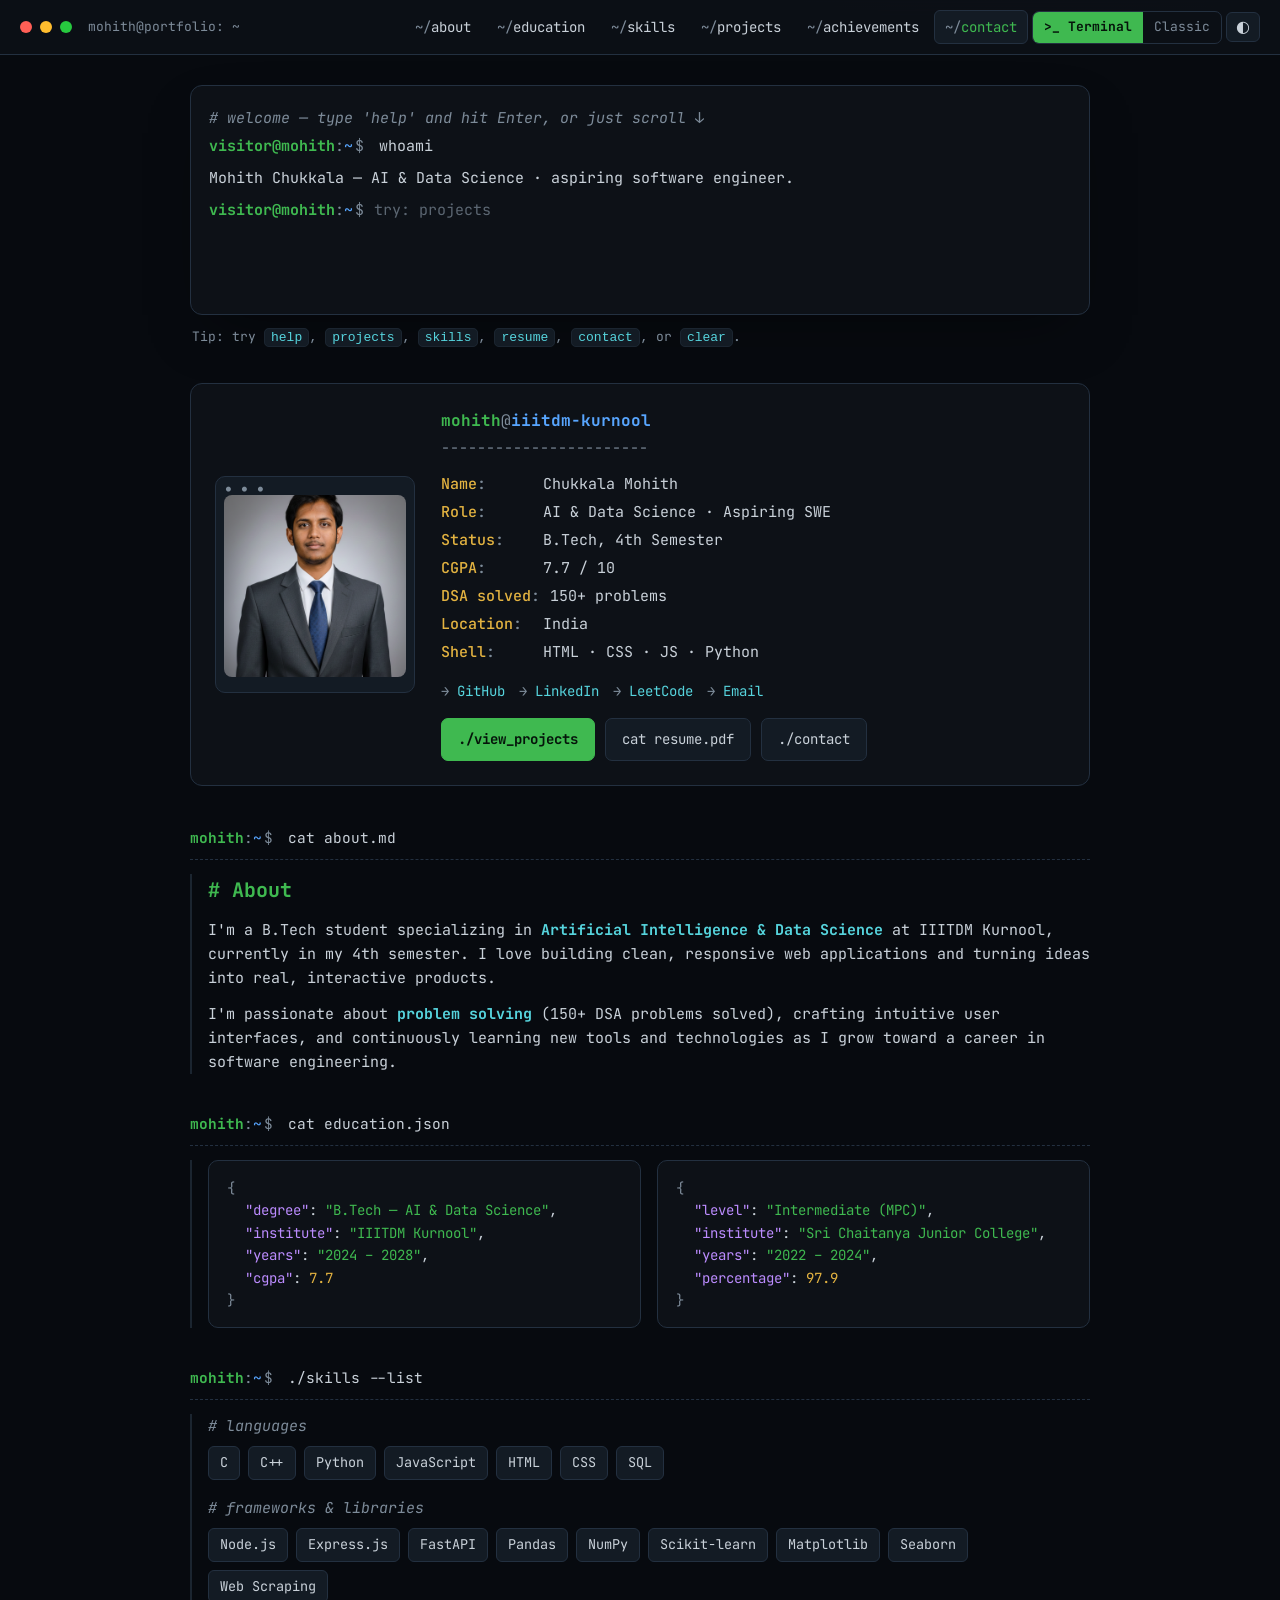
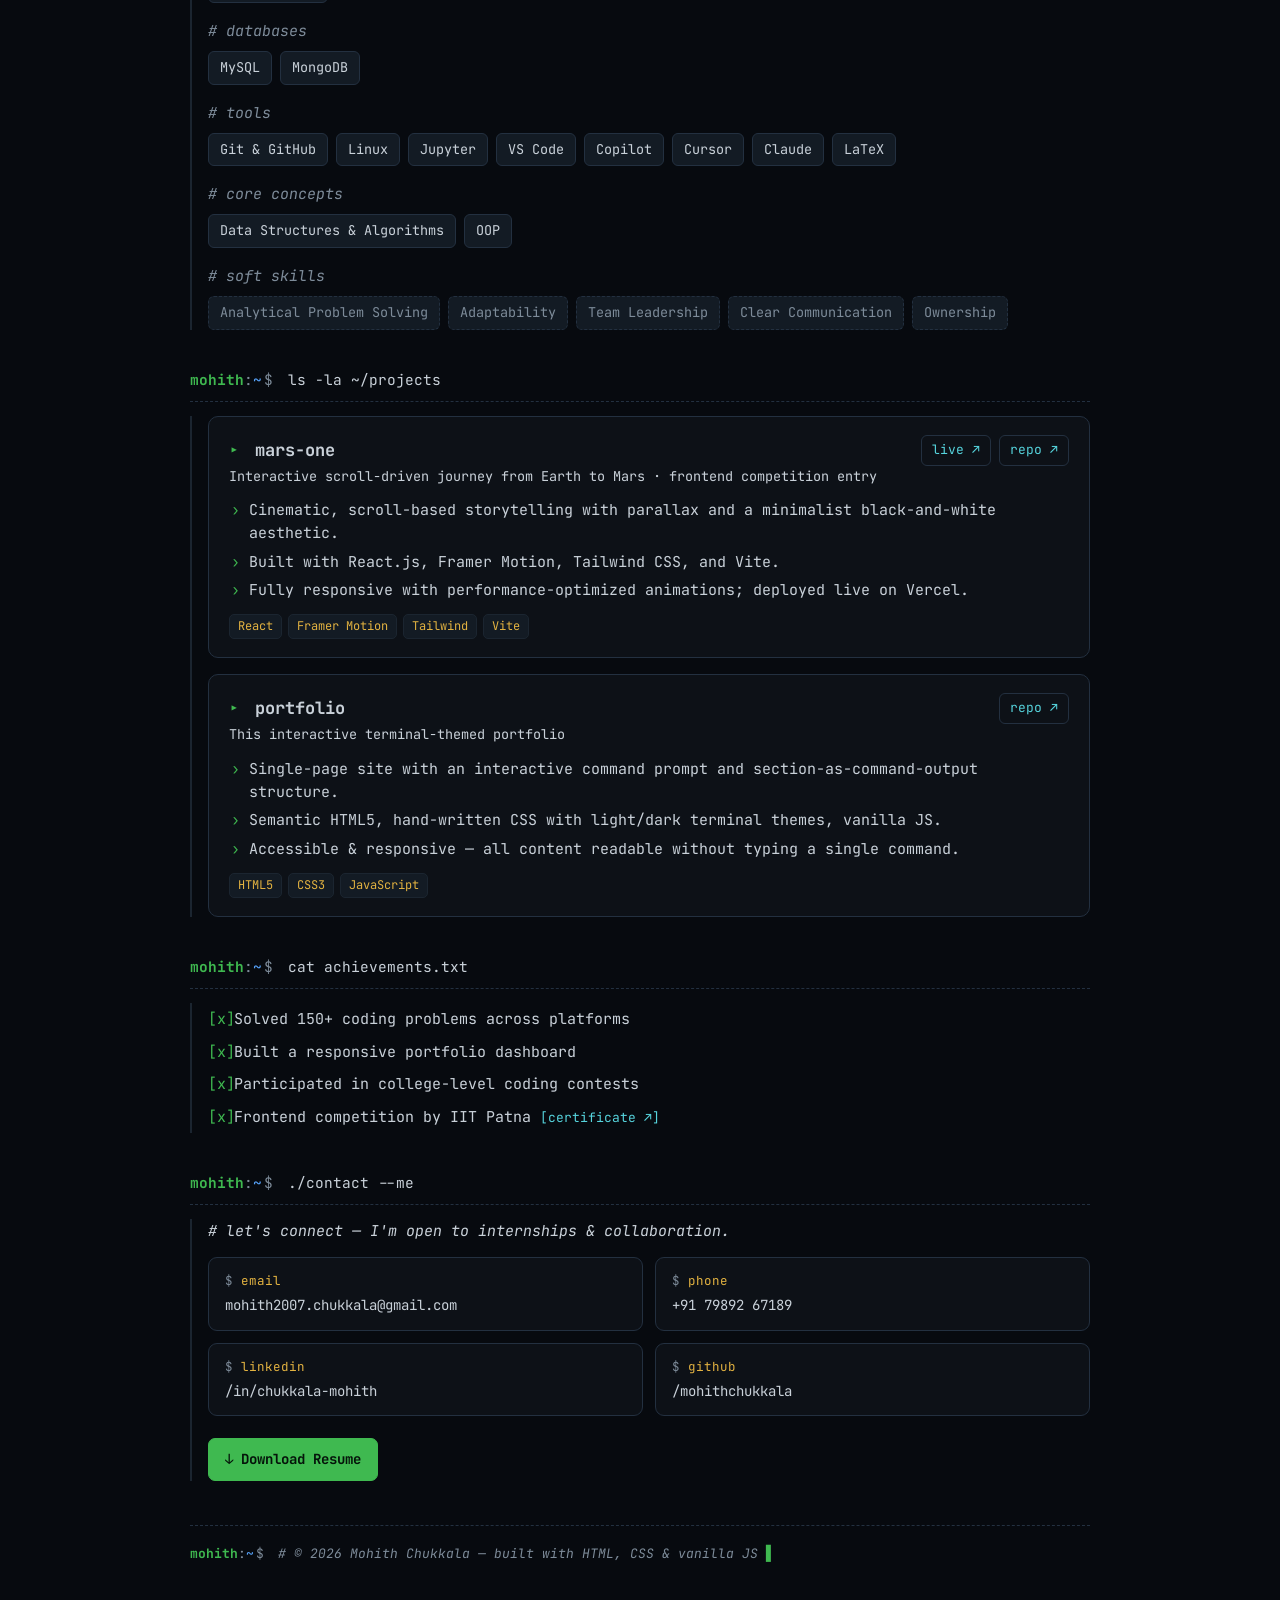
<file: index.html>
<!DOCTYPE html>
<html lang="en">
<head>
    <meta charset="UTF-8">
    <meta name="viewport" content="width=device-width, initial-scale=1.0">
    <meta http-equiv="refresh" content="0; url=terminal/">
    <title>Mohith Chukkala — Portfolio</title>
    <link rel="canonical" href="terminal/">
    <link rel="icon" href="data:image/svg+xml,%3Csvg xmlns='http://www.w3.org/2000/svg' viewBox='0 0 100 100'%3E%3Crect width='100' height='100' rx='22' fill='%230d1117'/%3E%3Ctext x='14' y='70' font-size='58' font-family='monospace' font-weight='700' fill='%233fb950'%3E&gt;_%3C/text%3E%3C/svg%3E">
    <script>window.location.replace('terminal/');</script>
    <style>
        body { font-family: ui-monospace, Menlo, Consolas, monospace; background: #0d1117; color: #c9d1d9; display: flex; min-height: 100vh; margin: 0; align-items: center; justify-content: center; text-align: center; }
        a { color: #3fb950; }
    </style>
</head>
<body>
    <p>
        Redirecting to the portfolio…<br>
        If nothing happens, open the <a href="terminal/">terminal version</a>
        or the <a href="classic/">classic version</a>.
    </p>
</body>
</html>
</file>
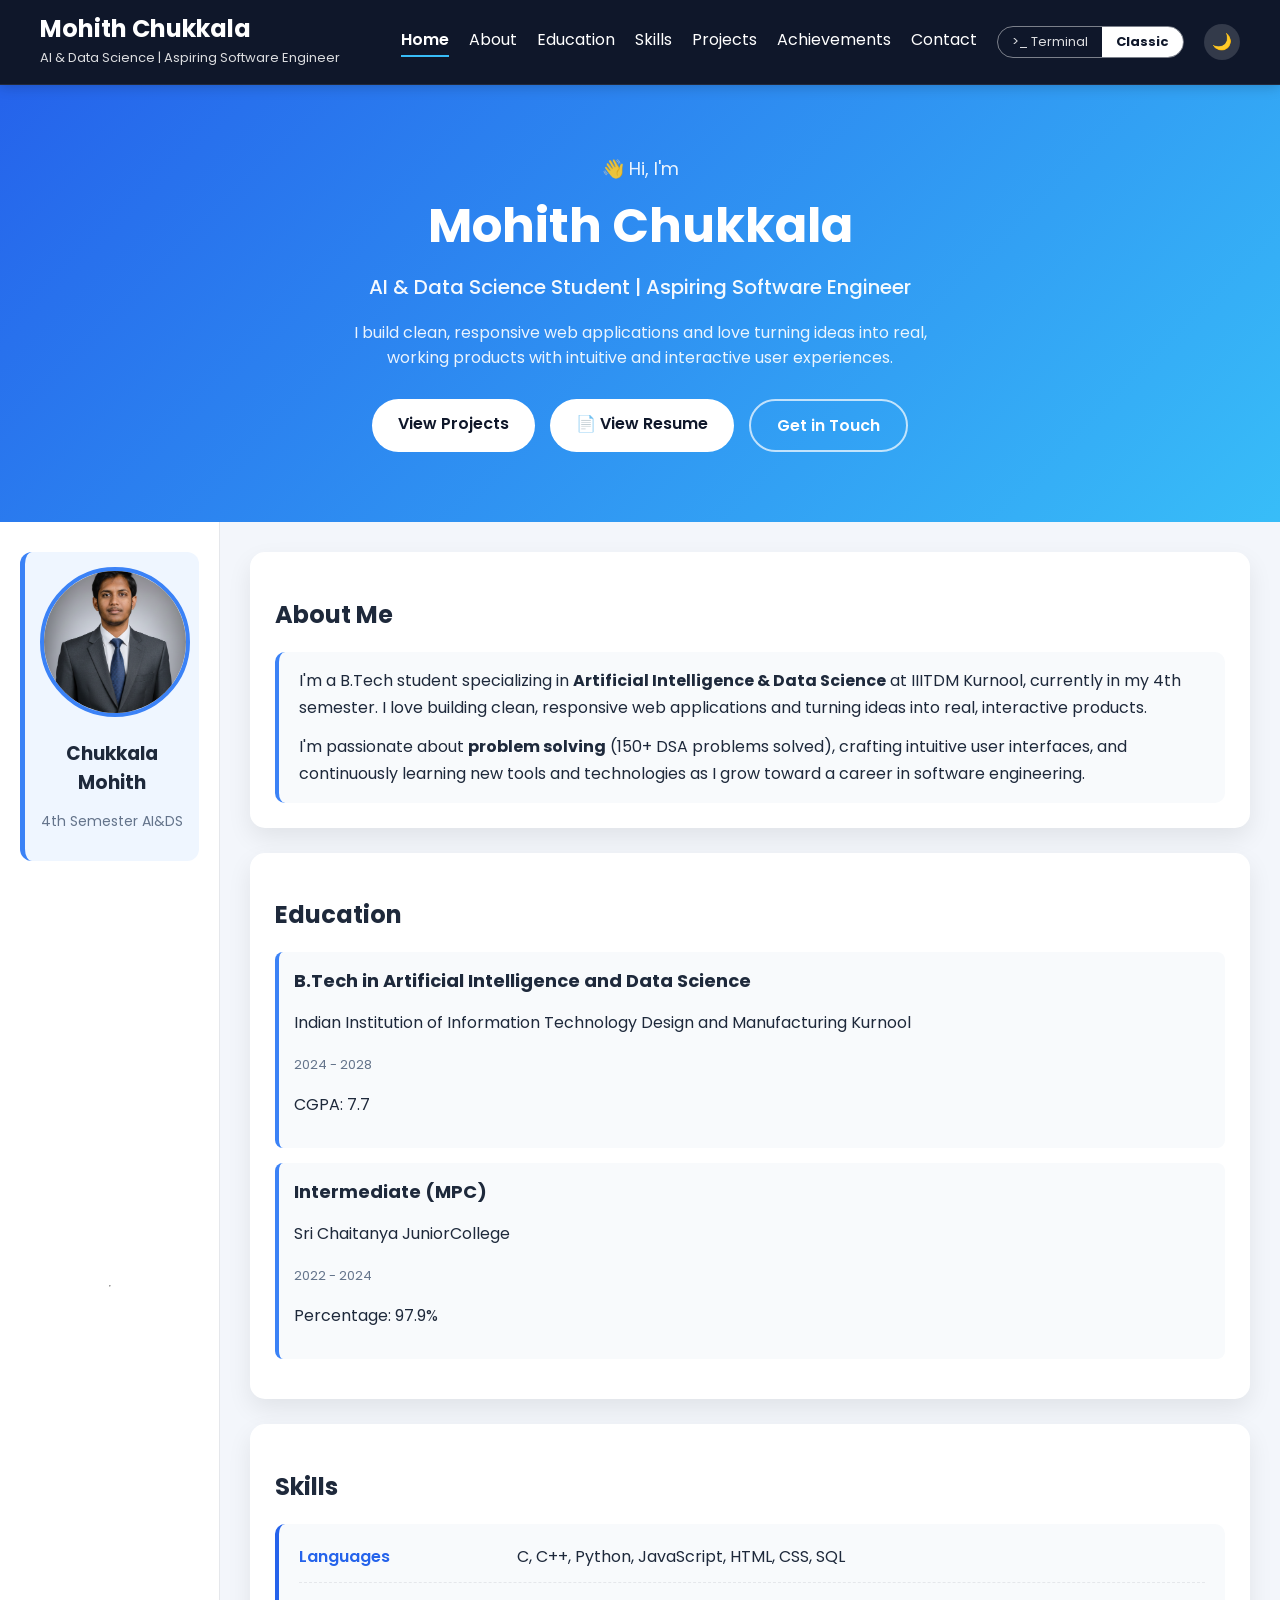
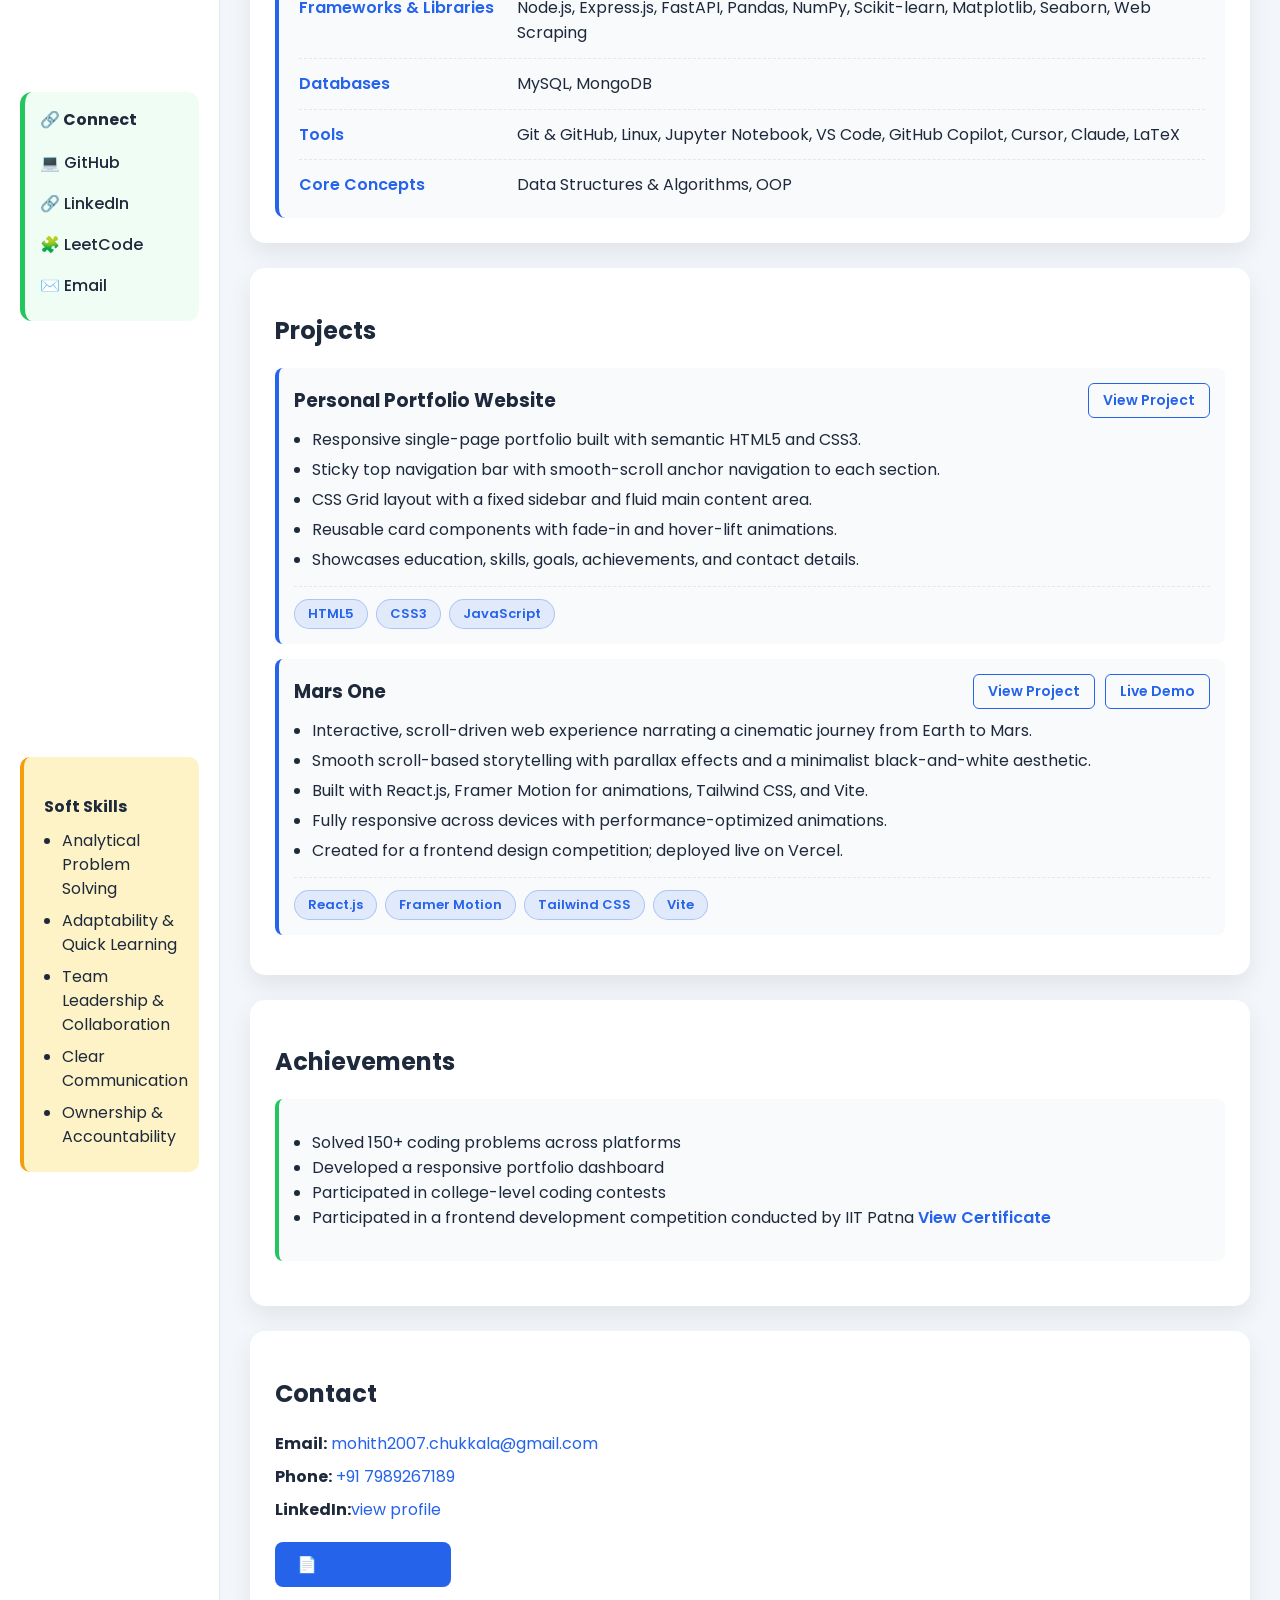
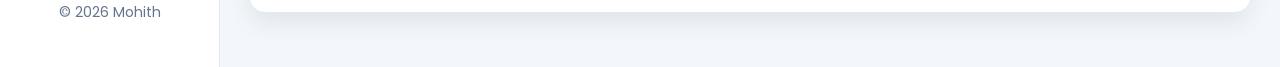
<file: classic/index.html>
<!DOCTYPE html>
<html lang="en">
<head>
    <meta charset="UTF-8">
    <meta name="viewport" content="width=device-width, initial-scale=1.0">
    <title>Mohith Chukkala | AI &amp; Data Science Portfolio (Classic)</title>
    <meta name="description" content="Portfolio of Mohith Chukkala — AI &amp; Data Science student and aspiring software engineer.">
    <link rel="icon" href="data:image/svg+xml,%3Csvg xmlns='http://www.w3.org/2000/svg' viewBox='0 0 100 100'%3E%3Crect width='100' height='100' rx='22' fill='%231e3a8a'/%3E%3Ctext x='50' y='72' font-size='62' font-family='Poppins,Arial,sans-serif' font-weight='700' fill='%23ffffff' text-anchor='middle'%3EM%3C/text%3E%3C/svg%3E">
    <link rel="preconnect" href="https://fonts.googleapis.com">
    <link rel="preconnect" href="https://fonts.gstatic.com" crossorigin>
    <link href="https://fonts.googleapis.com/css2?family=Poppins:wght@400;500;600;700&display=swap" rel="stylesheet">
    <link rel="stylesheet" href="style.css">
</head>
<body>
    <nav class="navbar">
    <div class="brand">
        <h2>Mohith Chukkala</h2>
        <span class="brand-tag">AI &amp; Data Science | Aspiring Software Engineer</span>
    </div>
    <div class="nav-links">
        <a href="#home">Home</a>
        <a href="#about">About</a>
        <a href="#education">Education</a>
        <a href="#skills">Skills</a>
        <a href="#projects">Projects</a>
        <a href="#achievements">Achievements</a>
        <a href="#contact">Contact</a>
        <div class="version-switch" role="group" aria-label="Portfolio version">
            <a href="../terminal/" class="vs-btn">&gt;_ Terminal</a>
            <a href="index.html" class="vs-btn active" aria-current="page">Classic</a>
        </div>
        <button id="theme-toggle" class="theme-toggle" aria-label="Toggle dark mode">🌙</button>
    </div>
</nav>

<header class="hero" id="home">
    <div class="hero-content">
        <p class="hero-greeting">👋 Hi, I'm</p>
        <h1>Mohith Chukkala</h1>
        <p class="hero-tagline">AI &amp; Data Science Student | Aspiring Software Engineer</p>
        <p class="hero-blurb">I build clean, responsive web applications and love turning ideas into real, working products with intuitive and interactive user experiences.</p>
        <div class="hero-cta">
            <a href="#projects" class="btn btn-primary">View Projects</a>
            <a href="https://drive.google.com/file/d/1JzvMD7DW_4iOLso-iG8HjpsI_U0zLI6x/view?usp=sharing" class="btn btn-primary" target="_blank" rel="noopener">📄 View Resume</a>
            <a href="#contact" class="btn btn-secondary">Get in Touch</a>
        </div>
    </div>
</header>

<div class="container">
    <aside class="sidebar">
        <div class="profile section-box">
            <img src="../images/professional.png" alt="profile">
            <h3>Chukkala Mohith</h3>
            <p>4th Semester AI&DS</p>
        </div>

        <hr>

        <div class="connect section-box">
            <h4>🔗 Connect</h4>
            <ul>
                <li><a href="https://github.com/mohithchukkala" target="_blank" rel="noopener">💻 GitHub</a></li>
                <li><a href="https://linkedin.com/in/chukkala-mohith" target="_blank" rel="noopener">🔗 LinkedIn</a></li>
                <li><a href="https://leetcode.com/u/mohith_chukkala/" target="_blank" rel="noopener">🧩 LeetCode</a></li>
                <li><a href="mailto:mohith2007.chukkala@gmail.com">✉️ Email</a></li>
            </ul>
        </div>

        <div class="skills section-box">
            <h4> Soft Skills</h4>
            <ul>
                <li>Analytical Problem Solving</li>
                <li>Adaptability & Quick Learning</li>
                <li>Team Leadership & Collaboration</li>
                <li>Clear Communication</li>
                <li>Ownership & Accountability</li>
            </ul>
        </div>

        <div class="sidebar-footer">
            <p>© 2026 Mohith</p>
        </div>
    </aside>
    <main class="main-content">

        <section class="card" id="about">
            <h2>About Me</h2>
            <div class="about-box">
                <p>I'm a B.Tech student specializing in <strong>Artificial Intelligence &amp; Data Science</strong> at IIITDM Kurnool, currently in my 4th semester. I love building clean, responsive web applications and turning ideas into real, interactive products.</p>
                <p>I'm passionate about <strong>problem solving</strong> (150+ DSA problems solved), crafting intuitive user interfaces, and continuously learning new tools and technologies as I grow toward a career in software engineering.</p>
            </div>
        </section>

        <section class="card" id="education">
            <h2>Education</h2>

            <div class="education-item">
                <h3>B.Tech in Artificial Intelligence and Data Science</h3>
                <p>Indian Institution of Information Technology Design and Manufacturing Kurnool</p>
                <span>2024 - 2028</span>
                <p>CGPA: 7.7</p>
            </div>

            <div class="education-item">
                <h3>Intermediate (MPC)</h3>
                <p>Sri Chaitanya JuniorCollege</p>
                <span>2022 - 2024</span>
                <p>Percentage: 97.9%</p>
            </div>

        </section>
        <section class="card" id="skills">
        <h2>Skills</h2>

        <div class="skill-box">
            <div class="skill-row"><span class="skill-key">Languages</span><span class="skill-val">C, C++, Python, JavaScript, HTML, CSS, SQL</span></div>
            <div class="skill-row"><span class="skill-key">Frameworks &amp; Libraries</span><span class="skill-val">Node.js, Express.js, FastAPI, Pandas, NumPy, Scikit-learn, Matplotlib, Seaborn, Web Scraping</span></div>
            <div class="skill-row"><span class="skill-key">Databases</span><span class="skill-val">MySQL, MongoDB</span></div>
            <div class="skill-row"><span class="skill-key">Tools</span><span class="skill-val">Git &amp; GitHub, Linux, Jupyter Notebook, VS Code, GitHub Copilot, Cursor, Claude, LaTeX</span></div>
            <div class="skill-row"><span class="skill-key">Core Concepts</span><span class="skill-val">Data Structures &amp; Algorithms, OOP</span></div>
        </div>
        </section>
        <section class="card" id="projects">
            <h2>Projects</h2>

            <div class="project-item">
                <div class="project-header">
                    <h3>Personal Portfolio Website</h3>
                    <a href="https://github.com/mohithchukkala/portfolio" target="_blank" class="project-link">View Project</a>
                </div>
                <ul>
                    <li>Responsive single-page portfolio built with semantic HTML5 and CSS3.</li>
                    <li>Sticky top navigation bar with smooth-scroll anchor navigation to each section.</li>
                    <li>CSS Grid layout with a fixed sidebar and fluid main content area.</li>
                    <li>Reusable card components with fade-in and hover-lift animations.</li>
                    <li>Showcases education, skills, goals, achievements, and contact details.</li>
                </ul>
                <div class="tech-stack">
                    <span>HTML5</span><span>CSS3</span><span>JavaScript</span>
                </div>
            </div>

            <div class="project-item">
                <div class="project-header">
                    <h3>Mars One</h3>
                    <div class="project-links">
                        <a href="https://github.com/mohithchukkala/mars-one-project" target="_blank" class="project-link">View Project</a>
                        <a href="https://mars-one-project.vercel.app" target="_blank" class="project-link">Live Demo</a>
                    </div>
                </div>
                <ul>
                    <li>Interactive, scroll-driven web experience narrating a cinematic journey from Earth to Mars.</li>
                    <li>Smooth scroll-based storytelling with parallax effects and a minimalist black-and-white aesthetic.</li>
                    <li>Built with React.js, Framer Motion for animations, Tailwind CSS, and Vite.</li>
                    <li>Fully responsive across devices with performance-optimized animations.</li>
                    <li>Created for a frontend design competition; deployed live on Vercel.</li>
                </ul>
                <div class="tech-stack">
                    <span>React.js</span><span>Framer Motion</span><span>Tailwind CSS</span><span>Vite</span>
                </div>
            </div>
        </section>

        <section class="card" id="achievements">
            <h2>Achievements</h2>
            <div class="goal-achievement">
                <ul>
                    <li>Solved 150+ coding problems across platforms</li>
                    <li>Developed a responsive portfolio dashboard</li>
                    <li>Participated in college-level coding contests</li>
                    <li>Participated in a frontend development competition conducted by IIT Patna <a href="https://drive.google.com/file/d/1Thfj-5YbNBeYCfE9k1DS895jDC1a6xHf/view?usp=sharing" target="_blank" rel="noopener" class="cert-link">View Certificate</a></li>
                </ul>
            </div>
        </section>
        <section class="card contact-section" id="contact">
            <h2>Contact</h2>

            <p><strong>Email:</strong> <a href="mailto:mohith2007.chukkala@gmail.com">mohith2007.chukkala@gmail.com</a></p>
            <p><strong>Phone:</strong> <a href="tel:+917989267189">+91 7989267189</a></p>
            <p><strong>LinkedIn:</strong><a href="https://linkedin.com/in/chukkala-mohith" target="_blank">view profile</a></p>
            <a href="https://drive.google.com/file/d/1JzvMD7DW_4iOLso-iG8HjpsI_U0zLI6x/view?usp=sharing" class="resume-btn" target="_blank" rel="noopener">📄 View Resume</a>
        </section>
    </main>
</div>

<script>
    (function () {
        const root = document.documentElement;
        const toggle = document.getElementById('theme-toggle');
        const saved = localStorage.getItem('theme');
        if (saved === 'dark') {
            root.setAttribute('data-theme', 'dark');
            toggle.textContent = '☀️';
        }
        toggle.addEventListener('click', function () {
            const isDark = root.getAttribute('data-theme') === 'dark';
            if (isDark) {
                root.removeAttribute('data-theme');
                toggle.textContent = '🌙';
                localStorage.setItem('theme', 'light');
            } else {
                root.setAttribute('data-theme', 'dark');
                toggle.textContent = '☀️';
                localStorage.setItem('theme', 'dark');
            }
        });
    })();

    // Scroll-spy: highlight the nav link of the section in view
    (function () {
        const links = Array.from(document.querySelectorAll('.nav-links a[href^="#"]'));
        const map = {};
        links.forEach(function (link) {
            const id = link.getAttribute('href').slice(1);
            const section = document.getElementById(id);
            if (section) map[id] = link;
        });
        const sections = Object.keys(map).map(function (id) { return document.getElementById(id); });

        const observer = new IntersectionObserver(function (entries) {
            entries.forEach(function (entry) {
                if (entry.isIntersecting) {
                    links.forEach(function (l) { l.classList.remove('active'); });
                    const active = map[entry.target.id];
                    if (active) active.classList.add('active');
                }
            });
        }, { rootMargin: '-45% 0px -50% 0px', threshold: 0 });

        sections.forEach(function (section) { observer.observe(section); });
    })();
</script>

</body>
</html>
</file>
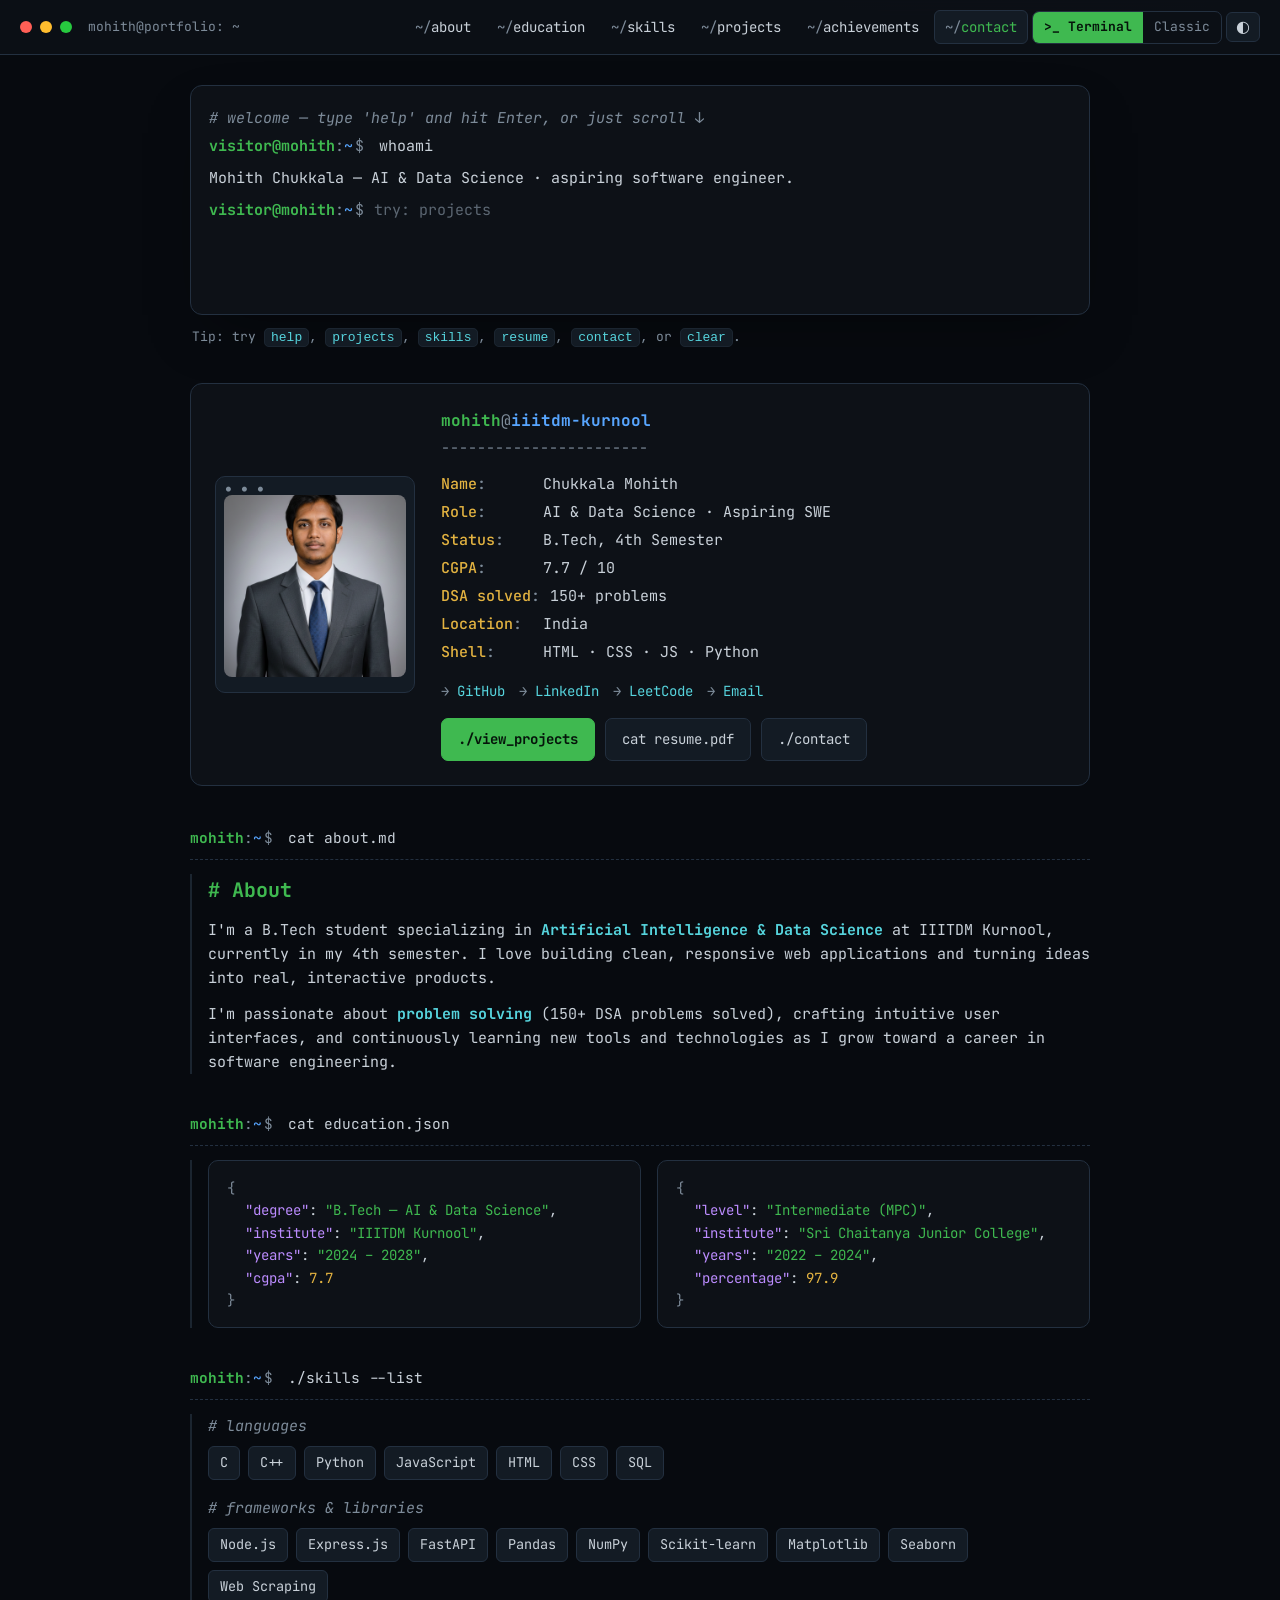
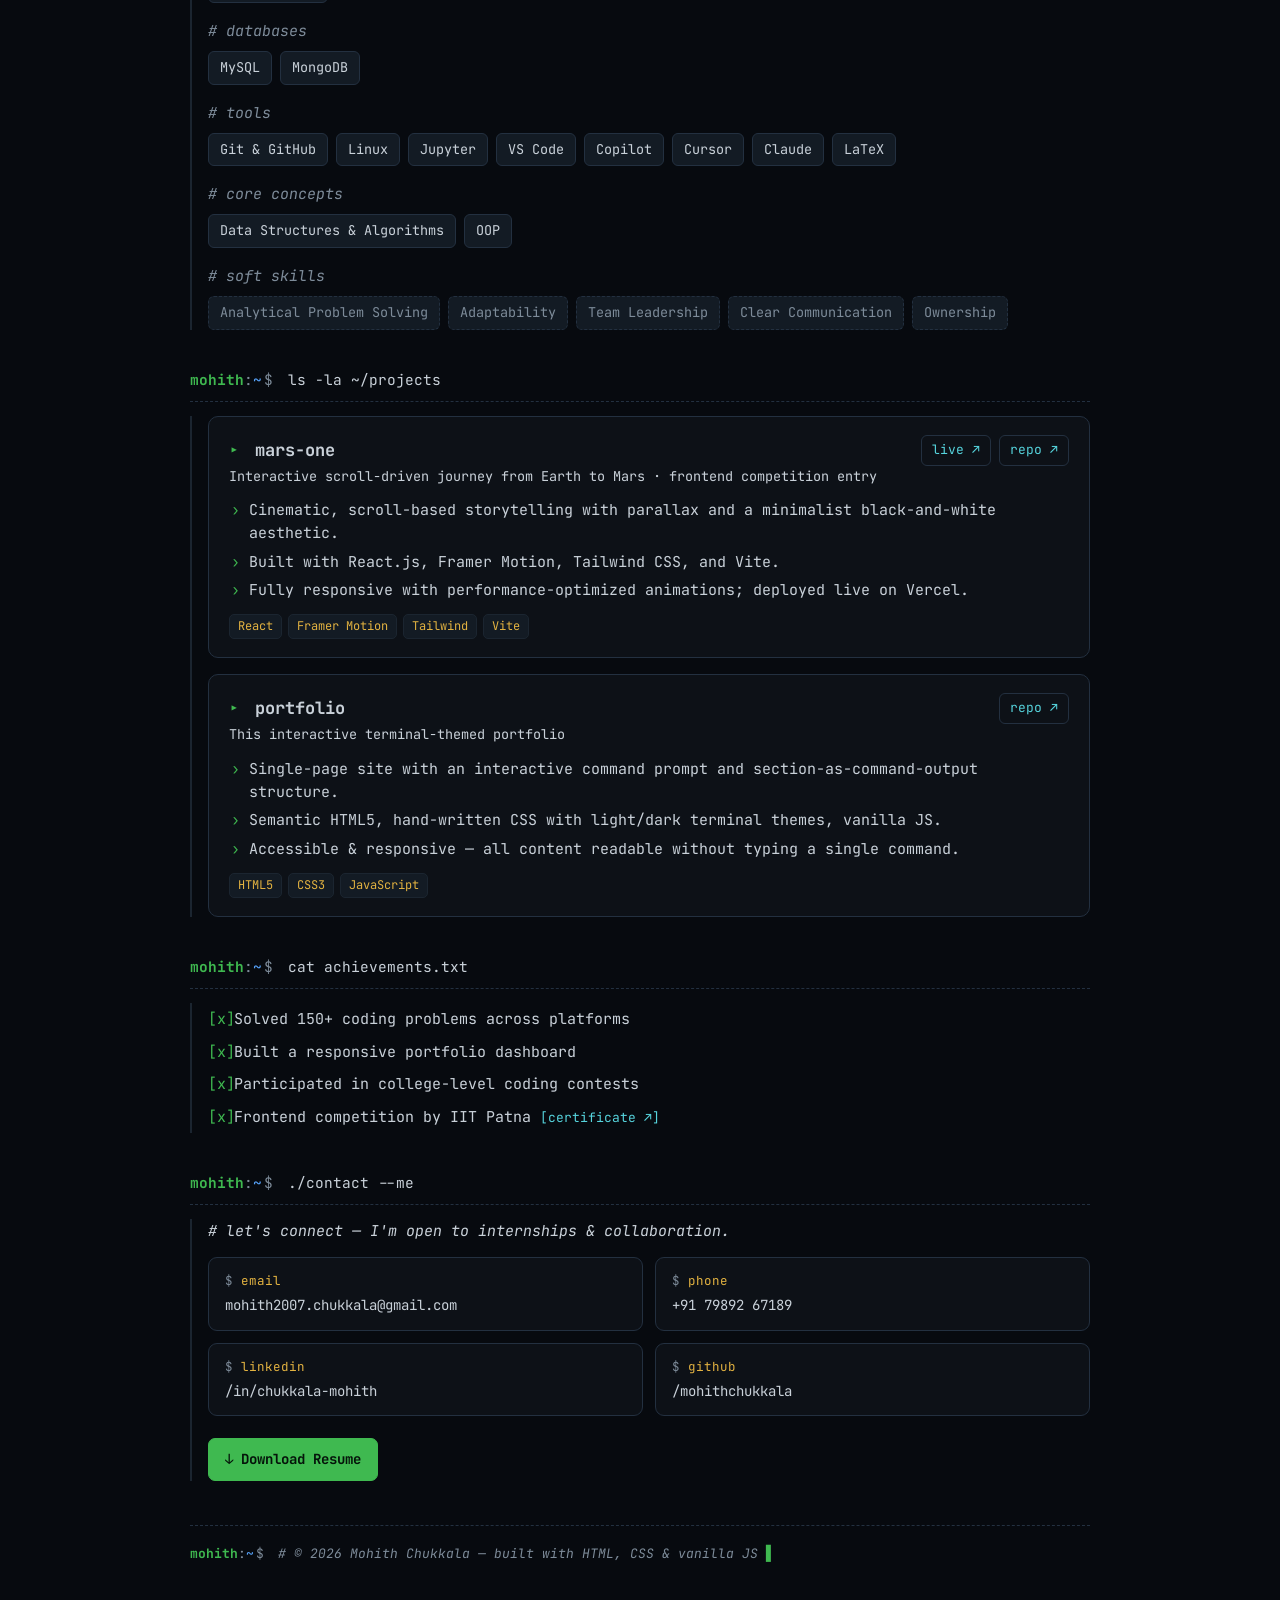
<file: terminal/index.html>
<!DOCTYPE html>
<html lang="en">
<head>
    <meta charset="UTF-8">
    <meta name="viewport" content="width=device-width, initial-scale=1.0">
    <title>Mohith Chukkala — ~/portfolio</title>
    <meta name="description" content="Mohith Chukkala — AI &amp; Data Science student and aspiring software engineer. Interactive terminal portfolio.">
    <link rel="icon" href="data:image/svg+xml,%3Csvg xmlns='http://www.w3.org/2000/svg' viewBox='0 0 100 100'%3E%3Crect width='100' height='100' rx='22' fill='%230d1117'/%3E%3Ctext x='14' y='70' font-size='58' font-family='monospace' font-weight='700' fill='%233fb950'%3E&gt;_%3C/text%3E%3C/svg%3E">
    <link rel="preconnect" href="https://fonts.googleapis.com">
    <link rel="preconnect" href="https://fonts.gstatic.com" crossorigin>
    <link href="https://fonts.googleapis.com/css2?family=JetBrains+Mono:wght@400;500;700&display=swap" rel="stylesheet">
    <link rel="stylesheet" href="style.css">
</head>
<body>

<!-- ===== Top command bar (nav) ===== -->
<nav class="topbar">
    <div class="topbar-title">
        <span class="dot dot-r"></span>
        <span class="dot dot-y"></span>
        <span class="dot dot-g"></span>
        <span class="path">mohith@portfolio: ~</span>
    </div>
    <div class="topbar-nav">
        <a href="#about" data-cmd>about</a>
        <a href="#education" data-cmd>education</a>
        <a href="#skills" data-cmd>skills</a>
        <a href="#projects" data-cmd>projects</a>
        <a href="#achievements" data-cmd>achievements</a>
        <a href="#contact" data-cmd>contact</a>
        <div class="version-switch" role="group" aria-label="Portfolio version">
            <a href="index.html" class="vs-btn active" aria-current="page">&gt;_ Terminal</a>
            <a href="../classic/" class="vs-btn">Classic</a>
        </div>
        <button id="theme-toggle" class="theme-toggle" aria-label="Toggle theme" title="Toggle theme">◐</button>
    </div>
</nav>

<main class="shell">

    <!-- ===== Hero: interactive terminal ===== -->
    <section class="hero" id="home" aria-label="Interactive terminal">
        <div class="term" id="term">
            <div class="term-line"><span class="comment"># welcome — type 'help' and hit Enter, or just scroll ↓</span></div>
            <div class="term-line"><span class="prompt">visitor@mohith</span><span class="sep">:</span><span class="cwd">~</span><span class="dollar">$</span> <span class="typed" id="typed"></span><span class="cursor" id="heroCursor">▋</span></div>
            <div id="termOut" class="term-out"></div>
            <div class="term-input-line" id="inputLine" hidden>
                <span class="prompt">visitor@mohith</span><span class="sep">:</span><span class="cwd">~</span><span class="dollar">$</span>
                <input id="termInput" class="term-input" type="text" autocomplete="off" spellcheck="false" aria-label="Terminal command input" placeholder="try: projects" />
            </div>
        </div>
        <p class="hero-hint">Tip: try <code>help</code>, <code>projects</code>, <code>skills</code>, <code>resume</code>, <code>contact</code>, or <code>clear</code>.</p>
    </section>

    <!-- ===== neofetch-style intro ===== -->
    <section class="neofetch" aria-label="Profile summary">
        <div class="neo-avatar">
            <img src="../images/professional.png" alt="Mohith Chukkala">
        </div>
        <div class="neo-info">
            <div class="neo-head"><span class="user">mohith</span><span class="at">@</span><span class="host">iiitdm-kurnool</span></div>
            <div class="neo-rule">-----------------------</div>
            <ul class="neo-list">
                <li><span class="k">Name</span><span class="v">Chukkala Mohith</span></li>
                <li><span class="k">Role</span><span class="v">AI &amp; Data Science · Aspiring SWE</span></li>
                <li><span class="k">Status</span><span class="v">B.Tech, 4th Semester</span></li>
                <li><span class="k">CGPA</span><span class="v">7.7 / 10</span></li>
                <li><span class="k">DSA solved</span><span class="v">150+ problems</span></li>
                <li><span class="k">Location</span><span class="v">India</span></li>
                <li><span class="k">Shell</span><span class="v">HTML · CSS · JS · Python</span></li>
            </ul>
            <div class="neo-socials">
                <a href="https://github.com/mohithchukkala" target="_blank" rel="noopener">GitHub</a>
                <a href="https://linkedin.com/in/chukkala-mohith" target="_blank" rel="noopener">LinkedIn</a>
                <a href="https://leetcode.com/u/mohith_chukkala/" target="_blank" rel="noopener">LeetCode</a>
                <a href="mailto:mohith2007.chukkala@gmail.com">Email</a>
            </div>
            <div class="neo-cta">
                <a href="#projects" class="btn btn-primary" data-cmd>./view_projects</a>
                <a href="https://drive.google.com/file/d/1JzvMD7DW_4iOLso-iG8HjpsI_U0zLI6x/view?usp=sharing" class="btn btn-ghost" target="_blank" rel="noopener">cat resume.pdf</a>
                <a href="#contact" class="btn btn-ghost" data-cmd>./contact</a>
            </div>
        </div>
    </section>

    <!-- ===== About ===== -->
    <section class="block" id="about">
        <div class="cmd-line"><span class="prompt">mohith</span><span class="sep">:</span><span class="cwd">~</span><span class="dollar">$</span> <span class="cmd">cat about.md</span></div>
        <div class="out">
            <h2 class="md-h"># About</h2>
            <p>I'm a B.Tech student specializing in <strong>Artificial Intelligence &amp; Data Science</strong> at IIITDM Kurnool, currently in my 4th semester. I love building clean, responsive web applications and turning ideas into real, interactive products.</p>
            <p>I'm passionate about <strong>problem solving</strong> (150+ DSA problems solved), crafting intuitive user interfaces, and continuously learning new tools and technologies as I grow toward a career in software engineering.</p>
        </div>
    </section>

    <!-- ===== Education ===== -->
    <section class="block" id="education">
        <div class="cmd-line"><span class="prompt">mohith</span><span class="sep">:</span><span class="cwd">~</span><span class="dollar">$</span> <span class="cmd">cat education.json</span></div>
        <div class="out">
            <div class="edu-grid">
                <article class="json-card">
                    <span class="brace">{</span>
                    <div class="kv"><span class="jkey">"degree"</span>: <span class="jstr">"B.Tech — AI &amp; Data Science"</span>,</div>
                    <div class="kv"><span class="jkey">"institute"</span>: <span class="jstr">"IIITDM Kurnool"</span>,</div>
                    <div class="kv"><span class="jkey">"years"</span>: <span class="jstr">"2024 – 2028"</span>,</div>
                    <div class="kv"><span class="jkey">"cgpa"</span>: <span class="jnum">7.7</span></div>
                    <span class="brace">}</span>
                </article>
                <article class="json-card">
                    <span class="brace">{</span>
                    <div class="kv"><span class="jkey">"level"</span>: <span class="jstr">"Intermediate (MPC)"</span>,</div>
                    <div class="kv"><span class="jkey">"institute"</span>: <span class="jstr">"Sri Chaitanya Junior College"</span>,</div>
                    <div class="kv"><span class="jkey">"years"</span>: <span class="jstr">"2022 – 2024"</span>,</div>
                    <div class="kv"><span class="jkey">"percentage"</span>: <span class="jnum">97.9</span></div>
                    <span class="brace">}</span>
                </article>
            </div>
        </div>
    </section>

    <!-- ===== Skills ===== -->
    <section class="block" id="skills">
        <div class="cmd-line"><span class="prompt">mohith</span><span class="sep">:</span><span class="cwd">~</span><span class="dollar">$</span> <span class="cmd">./skills --list</span></div>
        <div class="out">
            <div class="skill-group">
                <span class="comment"># languages</span>
                <div class="chips">
                    <span class="chip">C</span><span class="chip">C++</span><span class="chip">Python</span><span class="chip">JavaScript</span><span class="chip">HTML</span><span class="chip">CSS</span><span class="chip">SQL</span>
                </div>
            </div>
            <div class="skill-group">
                <span class="comment"># frameworks &amp; libraries</span>
                <div class="chips">
                    <span class="chip">Node.js</span><span class="chip">Express.js</span><span class="chip">FastAPI</span><span class="chip">Pandas</span><span class="chip">NumPy</span><span class="chip">Scikit-learn</span><span class="chip">Matplotlib</span><span class="chip">Seaborn</span><span class="chip">Web Scraping</span>
                </div>
            </div>
            <div class="skill-group">
                <span class="comment"># databases</span>
                <div class="chips">
                    <span class="chip">MySQL</span><span class="chip">MongoDB</span>
                </div>
            </div>
            <div class="skill-group">
                <span class="comment"># tools</span>
                <div class="chips">
                    <span class="chip">Git &amp; GitHub</span><span class="chip">Linux</span><span class="chip">Jupyter</span><span class="chip">VS Code</span><span class="chip">Copilot</span><span class="chip">Cursor</span><span class="chip">Claude</span><span class="chip">LaTeX</span>
                </div>
            </div>
            <div class="skill-group">
                <span class="comment"># core concepts</span>
                <div class="chips">
                    <span class="chip">Data Structures &amp; Algorithms</span><span class="chip">OOP</span>
                </div>
            </div>
            <div class="skill-group">
                <span class="comment"># soft skills</span>
                <div class="chips">
                    <span class="chip ghost">Analytical Problem Solving</span><span class="chip ghost">Adaptability</span><span class="chip ghost">Team Leadership</span><span class="chip ghost">Clear Communication</span><span class="chip ghost">Ownership</span>
                </div>
            </div>
        </div>
    </section>

    <!-- ===== Projects ===== -->
    <section class="block" id="projects">
        <div class="cmd-line"><span class="prompt">mohith</span><span class="sep">:</span><span class="cwd">~</span><span class="dollar">$</span> <span class="cmd">ls -la ~/projects</span></div>
        <div class="out">
            <article class="proj">
                <div class="proj-top">
                    <h3><span class="file-ico">▸</span> mars-one</h3>
                    <div class="proj-links">
                        <a href="https://mars-one-project.vercel.app" target="_blank" rel="noopener">live ↗</a>
                        <a href="https://github.com/mohithchukkala/mars-one-project" target="_blank" rel="noopener">repo ↗</a>
                    </div>
                </div>
                <p class="proj-tag">Interactive scroll-driven journey from Earth to Mars · frontend competition entry</p>
                <ul>
                    <li>Cinematic, scroll-based storytelling with parallax and a minimalist black-and-white aesthetic.</li>
                    <li>Built with React.js, Framer Motion, Tailwind CSS, and Vite.</li>
                    <li>Fully responsive with performance-optimized animations; deployed live on Vercel.</li>
                </ul>
                <div class="stack"><span>React</span><span>Framer Motion</span><span>Tailwind</span><span>Vite</span></div>
            </article>

            <article class="proj">
                <div class="proj-top">
                    <h3><span class="file-ico">▸</span> portfolio</h3>
                    <div class="proj-links">
                        <a href="https://github.com/mohithchukkala/portfolio" target="_blank" rel="noopener">repo ↗</a>
                    </div>
                </div>
                <p class="proj-tag">This interactive terminal-themed portfolio</p>
                <ul>
                    <li>Single-page site with an interactive command prompt and section-as-command-output structure.</li>
                    <li>Semantic HTML5, hand-written CSS with light/dark terminal themes, vanilla JS.</li>
                    <li>Accessible &amp; responsive — all content readable without typing a single command.</li>
                </ul>
                <div class="stack"><span>HTML5</span><span>CSS3</span><span>JavaScript</span></div>
            </article>
        </div>
    </section>

    <!-- ===== Achievements ===== -->
    <section class="block" id="achievements">
        <div class="cmd-line"><span class="prompt">mohith</span><span class="sep">:</span><span class="cwd">~</span><span class="dollar">$</span> <span class="cmd">cat achievements.txt</span></div>
        <div class="out">
            <ul class="task">
                <li class="done">Solved 150+ coding problems across platforms</li>
                <li class="done">Built a responsive portfolio dashboard</li>
                <li class="done">Participated in college-level coding contests</li>
                <li class="done">Frontend competition by IIT Patna <a href="https://drive.google.com/file/d/1Thfj-5YbNBeYCfE9k1DS895jDC1a6xHf/view?usp=sharing" target="_blank" rel="noopener" class="inline-link">[certificate ↗]</a></li>
            </ul>
        </div>
    </section>

    <!-- ===== Contact ===== -->
    <section class="block" id="contact">
        <div class="cmd-line"><span class="prompt">mohith</span><span class="sep">:</span><span class="cwd">~</span><span class="dollar">$</span> <span class="cmd">./contact --me</span></div>
        <div class="out">
            <p class="comment"># let's connect — I'm open to internships &amp; collaboration.</p>
            <div class="contact-grid">
                <a class="contact-card" href="mailto:mohith2007.chukkala@gmail.com">
                    <span class="cc-k">email</span>
                    <span class="cc-v">mohith2007.chukkala@gmail.com</span>
                </a>
                <a class="contact-card" href="tel:+917989267189">
                    <span class="cc-k">phone</span>
                    <span class="cc-v">+91 79892 67189</span>
                </a>
                <a class="contact-card" href="https://linkedin.com/in/chukkala-mohith" target="_blank" rel="noopener">
                    <span class="cc-k">linkedin</span>
                    <span class="cc-v">/in/chukkala-mohith</span>
                </a>
                <a class="contact-card" href="https://github.com/mohithchukkala" target="_blank" rel="noopener">
                    <span class="cc-k">github</span>
                    <span class="cc-v">/mohithchukkala</span>
                </a>
            </div>
            <a href="https://drive.google.com/file/d/1JzvMD7DW_4iOLso-iG8HjpsI_U0zLI6x/view?usp=sharing" class="btn btn-primary resume-btn" target="_blank" rel="noopener">↓ Download Resume</a>
        </div>
    </section>

    <footer class="foot">
        <span class="prompt">mohith</span><span class="sep">:</span><span class="cwd">~</span><span class="dollar">$</span>
        <span class="comment"># © 2026 Mohith Chukkala — built with HTML, CSS &amp; vanilla JS</span>
        <span class="cursor">▋</span>
    </footer>

</main>

<script src="script.js"></script>
</body>
</html>
</file>
<file: classic/style.css>
:root {
    --bg: #f3f6fb;
    --surface: #ffffff;
    --text: #1e293b;
    --muted: #64748b;
    --border: #e5e7eb;
    --box-blue: #eff6ff;
    --box-green: #f0fdf4;
    --box-yellow: #fef3c7;
    --item-bg: #f8fafc;
    --shadow: rgba(0, 0, 0, 0.08);
}

[data-theme="dark"] {
    --bg: #0f172a;
    --surface: #1e293b;
    --text: #e2e8f0;
    --muted: #94a3b8;
    --border: #334155;
    --box-blue: #172554;
    --box-green: #14271c;
    --box-yellow: #2a2410;
    --item-bg: #0f172a;
    --shadow: rgba(0, 0, 0, 0.5);
}

* {
    box-sizing: border-box;
}

html {
    scroll-behavior: smooth;
    scroll-padding-top: 80px;
}

body {
    margin: 0;
    font-family: 'Poppins', -apple-system, Segoe UI, Roboto, sans-serif;
    background: var(--bg);
    color: var(--text);
    transition: background 0.3s ease, color 0.3s ease;
}

.navbar {
    background: #0f172a;
    color: white;
    padding: 15px 40px;
    display: flex;
    justify-content: space-between;
    align-items: center;
    position: sticky;
    top: 0;
    z-index: 100;
    border-bottom: 1px solid rgba(255, 255, 255, 0.08);
    box-shadow: 0 2px 12px rgba(0, 0, 0, 0.18);
}

.brand h2 {
    margin: 0;
    line-height: 1.2;
}

.brand-tag {
    font-size: 13px;
    opacity: 0.85;
    font-weight: 400;
}

.nav-links a {
    margin-left: 20px;
    cursor: pointer;
    transition: 0.3s;
    color: white;
    text-decoration: none;
    padding-bottom: 3px;
    border-bottom: 2px solid transparent;
}

.nav-links a:hover {
    opacity: 0.85;
}

.nav-links a.active {
    opacity: 1;
    font-weight: 600;
    border-bottom-color: #38bdf8;
}

.nav-links {
    display: flex;
    align-items: center;
    flex-wrap: wrap;
}

.theme-toggle {
    margin-left: 20px;
    background: rgba(255, 255, 255, 0.15);
    border: none;
    border-radius: 999px;
    width: 36px;
    height: 36px;
    font-size: 16px;
    cursor: pointer;
    transition: 0.3s;
    line-height: 1;
}

.theme-toggle:hover {
    background: rgba(255, 255, 255, 0.3);
    transform: scale(1.1);
}

/* Hero */
.hero {
    background: linear-gradient(135deg, #2563EB 0%, #38BDF8 100%);
    color: #fff;
    padding: 70px 40px;
    text-align: center;
}

.hero-content {
    max-width: 760px;
    margin: 0 auto;
    animation: fadeUp 0.8s ease forwards;
}

.hero-greeting {
    font-size: 18px;
    margin: 0 0 8px;
    opacity: 0.9;
}

.hero h1 {
    font-size: 48px;
    margin: 0 0 10px;
    font-weight: 700;
}

.hero-tagline {
    font-size: 20px;
    font-weight: 500;
    margin: 0 0 18px;
    opacity: 0.95;
}

.hero-blurb {
    font-size: 16px;
    line-height: 1.6;
    opacity: 0.9;
    margin: 0 auto 28px;
    max-width: 620px;
}

.hero-cta {
    display: flex;
    gap: 15px;
    justify-content: center;
    flex-wrap: wrap;
}

.btn {
    padding: 12px 26px;
    border-radius: 999px;
    font-weight: 600;
    text-decoration: none;
    transition: 0.3s ease;
    display: inline-block;
}

.btn-primary {
    background: #fff;
    color: #0f172a;
}

.btn-primary:hover {
    transform: translateY(-3px);
    box-shadow: 0 8px 20px rgba(0, 0, 0, 0.25);
}

.btn-secondary {
    background: transparent;
    color: #fff;
    border: 2px solid rgba(255, 255, 255, 0.7);
}

.btn-secondary:hover {
    background: rgba(255, 255, 255, 0.15);
    transform: translateY(-3px);
}

@keyframes fadeUp {
    from { opacity: 0; transform: translateY(20px); }
    to { opacity: 1; transform: translateY(0); }
}

.container {
    display: grid;
    grid-template-columns: 220px 1fr;
    min-height: 100vh;
}
.sidebar {
    background: var(--surface);
    color: var(--text);
    padding: 30px 20px;
    border-right: 1px solid var(--border);
    display: flex;
    flex-direction: column;
    justify-content: space-between;
    transition: background 0.3s ease, color 0.3s ease;
}
/* Section Base Style */
.section-box {
    padding: 15px;
    border-radius: 12px;
    margin-bottom: 20px;
    transition: 0.3s ease;
}

/* Profile Section Color */
.profile {
    background: var(--box-blue);
    border-left: 5px solid #3b82f6;
}

/* Menu Section Color */
.menu {
    background: var(--box-green);
    border-left: 5px solid #22c55e;
}

/* Connect Section Color */
.connect {
    background: var(--box-green);
    border-left: 5px solid #22c55e;
}

/* Skills Section Color */
.skills {
    background: var(--box-yellow);
    border-left: 5px solid #f59e0b;
}
.card {
    background: var(--surface);
    padding: 25px;
    border-radius: 15px;
    margin-bottom: 25px;
    box-shadow: 0 10px 25px var(--shadow);

    animation: fadeIn 0.8s ease forwards;
    opacity: 0;
}
/* Hover lift effect */
.section-box:hover {
    transform: translateY(-4px);
    box-shadow: 0 6px 15px rgba(0,0,0,0.06);
}
.profile {
    text-align: center;
}

.profile img {
    height:150px;
    margin-bottom: 10px;
    width:150px;
    border-radius: 50%;
    object-fit: cover;
    border: 4px solid #3b82f6;
}

.profile h3 {
    margin: 5px 0;
}

.profile p {
    font-size: 14px;
    color: var(--muted);
}

.menu {
    list-style: none;
    padding: 0;
    margin: 30px 0;
}

.menu li {
    padding: 10px 0;
    cursor: pointer;
    transition: 0.3s;
}

.menu li a {
    color: inherit;
    text-decoration: none;
    display: block;
}

.menu li:hover {
    color: #2563eb;
    padding-left: 5px;
}

/* Connect quick links */
.connect h4 {
    margin: 0 0 10px;
}

.connect ul {
    list-style: none;
    padding: 0;
    margin: 0;
}

.connect li {
    padding: 8px 0;
}

.connect li a {
    color: var(--text);
    text-decoration: none;
    font-weight: 500;
    transition: 0.3s;
    display: block;
}

.connect li a:hover {
    color: #16a34a;
    padding-left: 5px;
}
/* Soft Skills section box */
.skills.section-box{
    margin-top: 20px;
    padding: 15px 20px;
    border-left: 4px solid #f59e0b;
    background: var(--box-yellow);
    border-radius: 10px;
}

/* Soft Skills heading */
.skills.section-box h4{
    margin-bottom: 10px;
    padding-left: 0; /* keeps heading alignment same */
}

/* Soft Skills list */
.skills.section-box ul{
    margin: 0;
    padding-left: 18px;  /* keeps bullets aligned */
    list-style-position: outside;
}

/* Individual list items */
.skills.section-box li{
    margin-bottom: 8px;   /* space between skills */
    line-height: 1.5;     /* improves readability */
    word-break: normal;   /* prevents weird breaks */
}
.sidebar-footer {
    font-size: 14px;
    color: var(--muted);
    text-align: center;
}

.main-content {
    padding: 30px;
    background: var(--bg);
    transition: background 0.3s ease;
}
.education-item {
    padding: 15px;
    border-left: 4px solid #3b82f6;
    margin-bottom: 15px;
    background: var(--item-bg);
    border-radius: 8px;
}

.education-item h3 {
    margin: 0;
    font-size: 18px;
}

.education-item span {
    font-size: 13px;
    color: var(--muted);
}


@keyframes fadeIn {
    to {
        opacity: 1;
    }
}

.sidebar {
    animation: slideIn 0.6s ease forwards;
    transform: translateX(-50px);
    opacity: 0;
}

@keyframes slideIn {
    to {
        transform: translateX(0);
        opacity: 1;
    }
}
.skill-box{
    border-left:4px solid #2563eb;
    padding:8px 20px;
    background: var(--item-bg);
    border-radius:10px;
}
.skill-row {
    display: grid;
    grid-template-columns: 200px 1fr;
    gap: 6px 18px;
    padding: 12px 0;
    border-bottom: 1px dashed var(--border);
}
.skill-row:last-child {
    border-bottom: none;
}
.skill-key {
    font-weight: 600;
    color: #2563eb;
}
.skill-val {
    color: var(--text);
    line-height: 1.6;
}
@media (max-width: 560px) {
    .skill-row {
        grid-template-columns: 1fr;
        gap: 2px;
    }
}
.project-item {
    padding: 15px;
    margin-bottom: 15px;
    background: var(--item-bg);
    border-left: 4px solid #2563eb;
    border-radius: 8px;
    transition: transform 0.3s ease, box-shadow 0.3s ease;
}

.project-item:hover {
    transform: translateY(-4px);
    box-shadow: 0 6px 15px rgba(0,0,0,0.05);
}

.project-item h3 {
    margin: 0;
}

.project-header {
    display: flex;
    justify-content: space-between;
    align-items: center;
    gap: 15px;
}

.project-links {
    display: flex;
    gap: 10px;
    flex-shrink: 0;
}

.project-link {
    color: #2563eb;
    text-decoration: none;
    font-size: 14px;
    font-weight: 600;
    white-space: nowrap;
    border: 1px solid #2563eb;
    padding: 6px 14px;
    border-radius: 6px;
    transition: 0.3s ease;
}

.project-link:hover {
    background: #2563eb;
    color: #fff;
}

.project-item ul {
    margin: 10px 0 0;
    padding-left: 18px;
}

.project-item li {
    margin-bottom: 6px;
    line-height: 1.5;
}

.tech-stack {
    display: flex;
    flex-wrap: wrap;
    gap: 8px;
    margin-top: 14px;
    padding-top: 12px;
    border-top: 1px dashed var(--border);
}

.tech-stack span {
    font-size: 13px;
    font-weight: 600;
    color: #2563eb;
    background: rgba(37, 99, 235, 0.10);
    border: 1px solid rgba(37, 99, 235, 0.28);
    border-radius: 999px;
    padding: 4px 13px;
}
.ga-container {
    display: grid;
    grid-template-columns: 1fr 1fr;
    gap: 20px;
}
@media (max-width: 768px) {
    .ga-container {
        grid-template-columns: 1fr;
    }
}
.goal-achievement {
    margin-bottom: 20px;
    padding: 15px;
    background: var(--item-bg);
    border-left: 4px solid #22c55e;
    border-radius: 8px;
}

.goal-achievement h3 {
    margin-top: 0;
}

.goal-achievement ul {
    padding-left: 18px;
}
.about-box {
    border-left: 4px solid #3b82f6;
    padding: 15px 20px;
    background: var(--item-bg);
    border-radius: 10px;
}

.about-box p {
    line-height: 1.7;
    margin: 0 0 12px;
}

.about-box p:last-child {
    margin-bottom: 0;
}

.resume-btn {
    display: inline-block;
    margin-top: 12px;
    padding: 10px 22px;
    border-radius: 8px;
    background: #2563eb;
    color: #fff;
    text-decoration: none;
    font-weight: 600;
    transition: 0.3s ease;
}

.resume-btn:hover {
    background: #1e40af;
    transform: translateY(-2px);
}

.contact-section p {
    margin: 8px 0;
}
.cert-link {
    color: #2563eb;
    text-decoration: none;
    font-weight: 600;
}

.cert-link:hover {
    text-decoration: underline;
}

.contact-section a {
    color: #2563eb;
    text-decoration: none;
}

.contact-section p a:hover {
    text-decoration: underline;
}

/* version switcher (Terminal | Classic) */
.version-switch {
    display: inline-flex;
    margin-left: 20px;
    border: 1px solid rgba(255, 255, 255, 0.45);
    border-radius: 999px;
    overflow: hidden;
}
.version-switch .vs-btn {
    font-size: 13px;
    padding: 5px 14px;
    color: #fff;
    text-decoration: none;
    opacity: 0.85;
    white-space: nowrap;
    border-bottom: none;
    margin-left: 0;
    transition: 0.25s ease;
}
.version-switch .vs-btn:hover { opacity: 1; }
.version-switch .vs-btn.active {
    background: #fff;
    color: #0f172a;
    font-weight: 700;
    opacity: 1;
}

/* ---------- Responsive ---------- */
@media (max-width: 900px) {
    .navbar {
        flex-direction: column;
        align-items: flex-start;
        gap: 10px;
        padding: 15px 20px;
    }
    .nav-links {
        gap: 6px 0;
    }
    .nav-links a {
        margin-left: 0;
        margin-right: 16px;
    }
    .theme-toggle {
        margin-left: auto;
    }
    .container {
        grid-template-columns: 1fr;
    }
    .sidebar {
        border-right: none;
        border-bottom: 1px solid var(--border);
    }
    .hero {
        padding: 50px 20px;
    }
    .hero h1 {
        font-size: 34px;
    }
    .hero-tagline {
        font-size: 17px;
    }
    .main-content {
        padding: 20px;
    }
}

@media (max-width: 520px) {
    .hero h1 {
        font-size: 28px;
    }
    .hero-blurb {
        font-size: 15px;
    }
    .project-header {
        flex-direction: column;
        align-items: flex-start;
    }
    .nav-links a {
        margin-right: 12px;
        font-size: 15px;
    }
}
</file>
<file: terminal/style.css>
/* ============================================================
   Mohith Chukkala — Terminal / Dev-Console Portfolio
   Dark by default, with a light "paper terminal" theme.
   ============================================================ */

:root {
    --bg:        #070a0f;
    --window:    #0d1117;
    --elev:      #131b24;
    --elev-2:    #18222d;
    --border:    #233040;
    --border-soft:#1b2530;
    --text:      #c9d1d9;
    --muted:     #7d8b99;
    --green:     #3fb950;
    --cyan:      #56d4dd;
    --amber:     #e3b341;
    --purple:    #bc8cff;
    --red:       #ff7b72;
    --blue:      #58a6ff;
    --glow:      rgba(63, 185, 80, 0.18);
    --shadow:    rgba(0, 0, 0, 0.5);
}

[data-theme="light"] {
    --bg:        #dde1e6;
    --window:    #fbfbfa;
    --elev:      #f1f3f5;
    --elev-2:    #e9ecef;
    --border:    #d3d8de;
    --border-soft:#e2e6ea;
    --text:      #1f2933;
    --muted:     #5b6770;
    --green:     #1a7f37;
    --cyan:      #0a7ea4;
    --amber:     #9a6700;
    --purple:    #8250df;
    --red:       #cf222e;
    --blue:      #0969da;
    --glow:      rgba(26, 127, 55, 0.12);
    --shadow:    rgba(0, 0, 0, 0.14);
}

* { box-sizing: border-box; }

html {
    scroll-behavior: smooth;
    scroll-padding-top: 72px;
}

body {
    margin: 0;
    font-family: 'JetBrains Mono', ui-monospace, SFMono-Regular, Menlo, Consolas, monospace;
    font-size: 15px;
    line-height: 1.6;
    background:
        radial-gradient(1100px 600px at 80% -10%, var(--glow), transparent 60%),
        var(--bg);
    color: var(--text);
    -webkit-font-smoothing: antialiased;
    transition: background 0.3s ease, color 0.3s ease;
}

a { color: var(--cyan); text-decoration: none; }
a:hover { text-decoration: underline; }

::selection { background: var(--green); color: var(--window); }

/* ---------- syntax-ish helpers ---------- */
.prompt  { color: var(--green); font-weight: 700; }
.sep     { color: var(--muted); }
.cwd     { color: var(--blue); }
.dollar  { color: var(--muted); margin: 0 6px 0 2px; }
.cmd     { color: var(--text); }
.comment { color: var(--muted); font-style: italic; }
.cursor  { color: var(--green); animation: blink 1.1s steps(1) infinite; }

@keyframes blink { 0%, 50% { opacity: 1; } 50.01%, 100% { opacity: 0; } }

/* ============================================================
   Top bar (nav)
   ============================================================ */
.topbar {
    position: sticky;
    top: 0;
    z-index: 100;
    display: flex;
    align-items: center;
    justify-content: space-between;
    gap: 14px;
    flex-wrap: wrap;
    padding: 10px 20px;
    background: color-mix(in srgb, var(--window) 88%, transparent);
    backdrop-filter: blur(10px);
    border-bottom: 1px solid var(--border);
}

.topbar-title {
    display: flex;
    align-items: center;
    gap: 8px;
    font-size: 13px;
    color: var(--muted);
}

.dot { width: 12px; height: 12px; border-radius: 50%; display: inline-block; }
.dot-r { background: #ff5f56; }
.dot-y { background: #ffbd2e; }
.dot-g { background: #27c93f; }
.topbar-title .path { margin-left: 8px; }

.topbar-nav {
    display: flex;
    align-items: center;
    gap: 4px;
    flex-wrap: wrap;
}

.topbar-nav a[data-cmd] {
    color: var(--text);
    padding: 5px 10px;
    border-radius: 6px;
    font-size: 14px;
    border: 1px solid transparent;
    transition: 0.2s ease;
}
.topbar-nav a[data-cmd]::before { content: "~/"; color: var(--muted); }
.topbar-nav a[data-cmd]:hover { background: var(--elev); text-decoration: none; }
.topbar-nav a[data-cmd].active {
    color: var(--green);
    border-color: var(--border);
    background: var(--elev);
}

/* version switcher (Terminal | Classic) */
.version-switch {
    display: inline-flex;
    border: 1px solid var(--border);
    border-radius: 7px;
    overflow: hidden;
}
.vs-btn {
    font-size: 13px;
    padding: 5px 11px;
    color: var(--muted);
    background: transparent;
    white-space: nowrap;
    transition: 0.2s ease;
}
.vs-btn:hover { color: var(--text); background: var(--elev); text-decoration: none; }
.vs-btn.active {
    background: var(--green);
    color: #05140a;
    font-weight: 700;
}
[data-theme="light"] .vs-btn.active { color: #fff; }
.vs-btn.active:hover { background: var(--green); color: #05140a; }
[data-theme="light"] .vs-btn.active:hover { color: #fff; }

.theme-toggle {
    background: var(--elev);
    color: var(--text);
    border: 1px solid var(--border);
    border-radius: 6px;
    width: 34px;
    height: 30px;
    font-size: 16px;
    cursor: pointer;
    line-height: 1;
    transition: 0.2s ease;
}
.theme-toggle:hover { color: var(--green); border-color: var(--green); }

/* ============================================================
   Shell wrapper
   ============================================================ */
.shell {
    max-width: 940px;
    margin: 0 auto;
    padding: 30px 20px 60px;
}

/* ============================================================
   Hero — interactive terminal window
   ============================================================ */
.hero { margin-bottom: 34px; }

.term {
    background: var(--window);
    border: 1px solid var(--border);
    border-radius: 12px;
    padding: 20px 18px;
    box-shadow: 0 24px 60px -24px var(--shadow);
    min-height: 230px;
    font-size: 15px;
    overflow: hidden;
}

.term-line { white-space: pre-wrap; word-break: break-word; margin-bottom: 4px; }
.typed { color: var(--text); }
.cursor.hide { display: none; }

.term-out { margin: 8px 0; }
.term-out .row { white-space: pre-wrap; word-break: break-word; }
.term-out .ok { color: var(--green); }
.term-out .key { color: var(--purple); }
.term-out .val { color: var(--cyan); }
.term-out .err { color: var(--red); }
.term-out .head { color: var(--amber); font-weight: 700; }
.term-out a { color: var(--cyan); }

.term-input-line { display: flex; align-items: center; gap: 0; margin-top: 6px; }
.term-input {
    flex: 1;
    background: transparent;
    border: none;
    outline: none;
    color: var(--text);
    font-family: inherit;
    font-size: 15px;
    caret-color: var(--green);
    padding: 2px 4px;
}
.term-input::placeholder { color: var(--muted); opacity: 0.7; }

.hero-hint {
    margin: 12px 2px 0;
    font-size: 13px;
    color: var(--muted);
}
.hero-hint code {
    color: var(--cyan);
    background: var(--elev);
    border: 1px solid var(--border-soft);
    padding: 1px 6px;
    border-radius: 5px;
}

/* ============================================================
   neofetch-style intro
   ============================================================ */
.neofetch {
    display: grid;
    grid-template-columns: 200px 1fr;
    gap: 26px;
    align-items: center;
    background: var(--window);
    border: 1px solid var(--border);
    border-radius: 12px;
    padding: 24px;
    margin-bottom: 40px;
}

.neo-avatar {
    position: relative;
    border: 1px solid var(--border);
    border-radius: 10px;
    padding: 8px;
    background: var(--elev);
}
.neo-avatar::before {
    content: "● ● ●";
    position: absolute;
    top: 6px;
    left: 10px;
    font-size: 8px;
    letter-spacing: 3px;
    color: var(--muted);
}
.neo-avatar img {
    width: 100%;
    aspect-ratio: 1 / 1;
    object-fit: cover;
    border-radius: 8px;
    margin-top: 10px;
    filter: saturate(1.05) contrast(1.02);
}

.neo-head { font-size: 16px; }
.neo-head .user { color: var(--green); font-weight: 700; }
.neo-head .at   { color: var(--muted); }
.neo-head .host { color: var(--blue); font-weight: 700; }
.neo-rule { color: var(--muted); margin: 2px 0 10px; }

.neo-list { list-style: none; margin: 0 0 14px; padding: 0; }
.neo-list li { display: flex; gap: 10px; padding: 2px 0; flex-wrap: wrap; }
.neo-list .k { color: var(--amber); min-width: 92px; font-weight: 500; }
.neo-list .k::after { content: ":"; color: var(--muted); }
.neo-list .v { color: var(--text); }

.neo-socials { display: flex; flex-wrap: wrap; gap: 14px; margin-bottom: 16px; }
.neo-socials a { font-size: 14px; }
.neo-socials a::before { content: "→ "; color: var(--muted); }

.neo-cta { display: flex; flex-wrap: wrap; gap: 10px; }

/* ---------- buttons ---------- */
.btn {
    display: inline-block;
    font-family: inherit;
    font-size: 14px;
    padding: 9px 16px;
    border-radius: 7px;
    border: 1px solid var(--border);
    transition: 0.2s ease;
    cursor: pointer;
}
.btn:hover { text-decoration: none; transform: translateY(-2px); }
.btn-primary {
    background: var(--green);
    color: #05140a;
    border-color: var(--green);
    font-weight: 700;
}
[data-theme="light"] .btn-primary { color: #fff; }
.btn-primary:hover { box-shadow: 0 8px 20px -8px var(--green); }
.btn-ghost { background: var(--elev); color: var(--text); }
.btn-ghost:hover { border-color: var(--green); color: var(--green); }

/* ============================================================
   Content blocks (section = command output)
   ============================================================ */
.block { margin-bottom: 38px; scroll-margin-top: 72px; }

.cmd-line {
    font-size: 14.5px;
    margin-bottom: 14px;
    padding-bottom: 10px;
    border-bottom: 1px dashed var(--border);
    white-space: pre-wrap;
    word-break: break-word;
}

.out {
    padding-left: 16px;
    border-left: 2px solid var(--border-soft);
}

.md-h { color: var(--green); font-size: 20px; margin: 0 0 12px; }
.out p { margin: 0 0 12px; color: var(--text); }
.out p:last-child { margin-bottom: 0; }
.out strong { color: var(--cyan); font-weight: 700; }

/* ---------- education JSON cards ---------- */
.edu-grid { display: grid; grid-template-columns: 1fr 1fr; gap: 16px; }
.json-card {
    background: var(--window);
    border: 1px solid var(--border);
    border-radius: 10px;
    padding: 16px 18px;
    font-size: 14px;
}
.json-card .brace { color: var(--muted); display: block; }
.json-card .kv { padding-left: 18px; }
.jkey { color: var(--purple); }
.jstr { color: var(--green); }
.jnum { color: var(--amber); }

/* ---------- skills ---------- */
.skill-group { margin-bottom: 16px; }
.skill-group .comment { display: block; margin-bottom: 8px; }
.chips { display: flex; flex-wrap: wrap; gap: 8px; }
.chip {
    background: var(--elev);
    border: 1px solid var(--border);
    border-radius: 6px;
    padding: 5px 11px;
    font-size: 13.5px;
    color: var(--text);
    transition: 0.2s ease;
}
.chip:hover { border-color: var(--green); color: var(--green); transform: translateY(-2px); }
.chip.ghost { color: var(--muted); border-style: dashed; }
.chip.ghost:hover { color: var(--amber); border-color: var(--amber); }

/* ---------- projects ---------- */
.proj {
    background: var(--window);
    border: 1px solid var(--border);
    border-radius: 10px;
    padding: 18px 20px;
    margin-bottom: 16px;
    transition: 0.2s ease;
}
.proj:hover { border-color: var(--green); transform: translateY(-3px); box-shadow: 0 16px 40px -22px var(--shadow); }
.proj-top { display: flex; align-items: center; justify-content: space-between; gap: 14px; flex-wrap: wrap; }
.proj h3 { margin: 0; font-size: 17px; color: var(--text); }
.proj h3 .file-ico { color: var(--green); margin-right: 6px; }
.proj-links { display: flex; gap: 8px; flex-shrink: 0; }
.proj-links a {
    font-size: 13px;
    border: 1px solid var(--border);
    padding: 4px 10px;
    border-radius: 6px;
    color: var(--cyan);
}
.proj-links a:hover { border-color: var(--cyan); text-decoration: none; }
.proj-tag { color: var(--muted); font-size: 13.5px; margin: 8px 0 10px; }
.proj ul { margin: 0 0 12px; padding-left: 20px; }
.proj li { margin-bottom: 5px; line-height: 1.55; }
.proj li::marker { color: var(--green); content: "› "; }
.stack { display: flex; flex-wrap: wrap; gap: 6px; }
.stack span {
    font-size: 12px;
    color: var(--amber);
    background: var(--elev);
    border: 1px solid var(--border-soft);
    border-radius: 5px;
    padding: 2px 8px;
}

/* ---------- goals / achievements ---------- */
.two-col { display: grid; grid-template-columns: 1fr 1fr; gap: 22px; }
.ga h3 { color: var(--cyan); font-size: 15px; margin: 0 0 10px; }
ul.task { list-style: none; padding: 0; margin: 0; }
ul.task li { padding: 5px 0 5px 26px; position: relative; line-height: 1.5; }
ul.task li.todo::before { content: "[ ]"; position: absolute; left: 0; color: var(--amber); }
ul.task li.done::before { content: "[x]"; position: absolute; left: 0; color: var(--green); }
.inline-link { color: var(--cyan); font-size: 13px; }

/* ---------- contact ---------- */
.contact-grid { display: grid; grid-template-columns: 1fr 1fr; gap: 12px; margin: 14px 0 18px; }
.contact-card {
    display: flex;
    flex-direction: column;
    gap: 3px;
    background: var(--window);
    border: 1px solid var(--border);
    border-radius: 9px;
    padding: 13px 16px;
    transition: 0.2s ease;
}
.contact-card:hover { border-color: var(--green); transform: translateY(-2px); text-decoration: none; }
.cc-k { color: var(--amber); font-size: 12.5px; }
.cc-k::before { content: "$ "; color: var(--muted); }
.cc-v { color: var(--text); font-size: 14px; word-break: break-all; }
.resume-btn { margin-top: 4px; }

/* ---------- footer ---------- */
.foot {
    margin-top: 44px;
    padding-top: 18px;
    border-top: 1px dashed var(--border);
    font-size: 13px;
    color: var(--muted);
}

/* ============================================================
   Reveal-on-scroll
   ============================================================ */
.block, .neofetch { opacity: 0; transform: translateY(18px); }
.revealed { opacity: 1; transform: translateY(0); transition: opacity 0.6s ease, transform 0.6s ease; }
@media (prefers-reduced-motion: reduce) {
    .block, .neofetch { opacity: 1; transform: none; }
    .cursor { animation: none; }
}

/* ============================================================
   Responsive
   ============================================================ */
@media (max-width: 720px) {
    .neofetch { grid-template-columns: 1fr; text-align: left; }
    .neo-avatar { max-width: 180px; }
    .edu-grid, .two-col, .contact-grid { grid-template-columns: 1fr; }
    .topbar { padding: 8px 14px; }
    .topbar-title .path { display: none; }
}

@media (max-width: 480px) {
    body { font-size: 14px; }
    .shell { padding: 22px 14px 50px; }
    .term { font-size: 13.5px; padding: 16px 14px; }
    .term-input { font-size: 13.5px; }
    .neo-cta .btn { flex: 1; text-align: center; }
}
</file>
